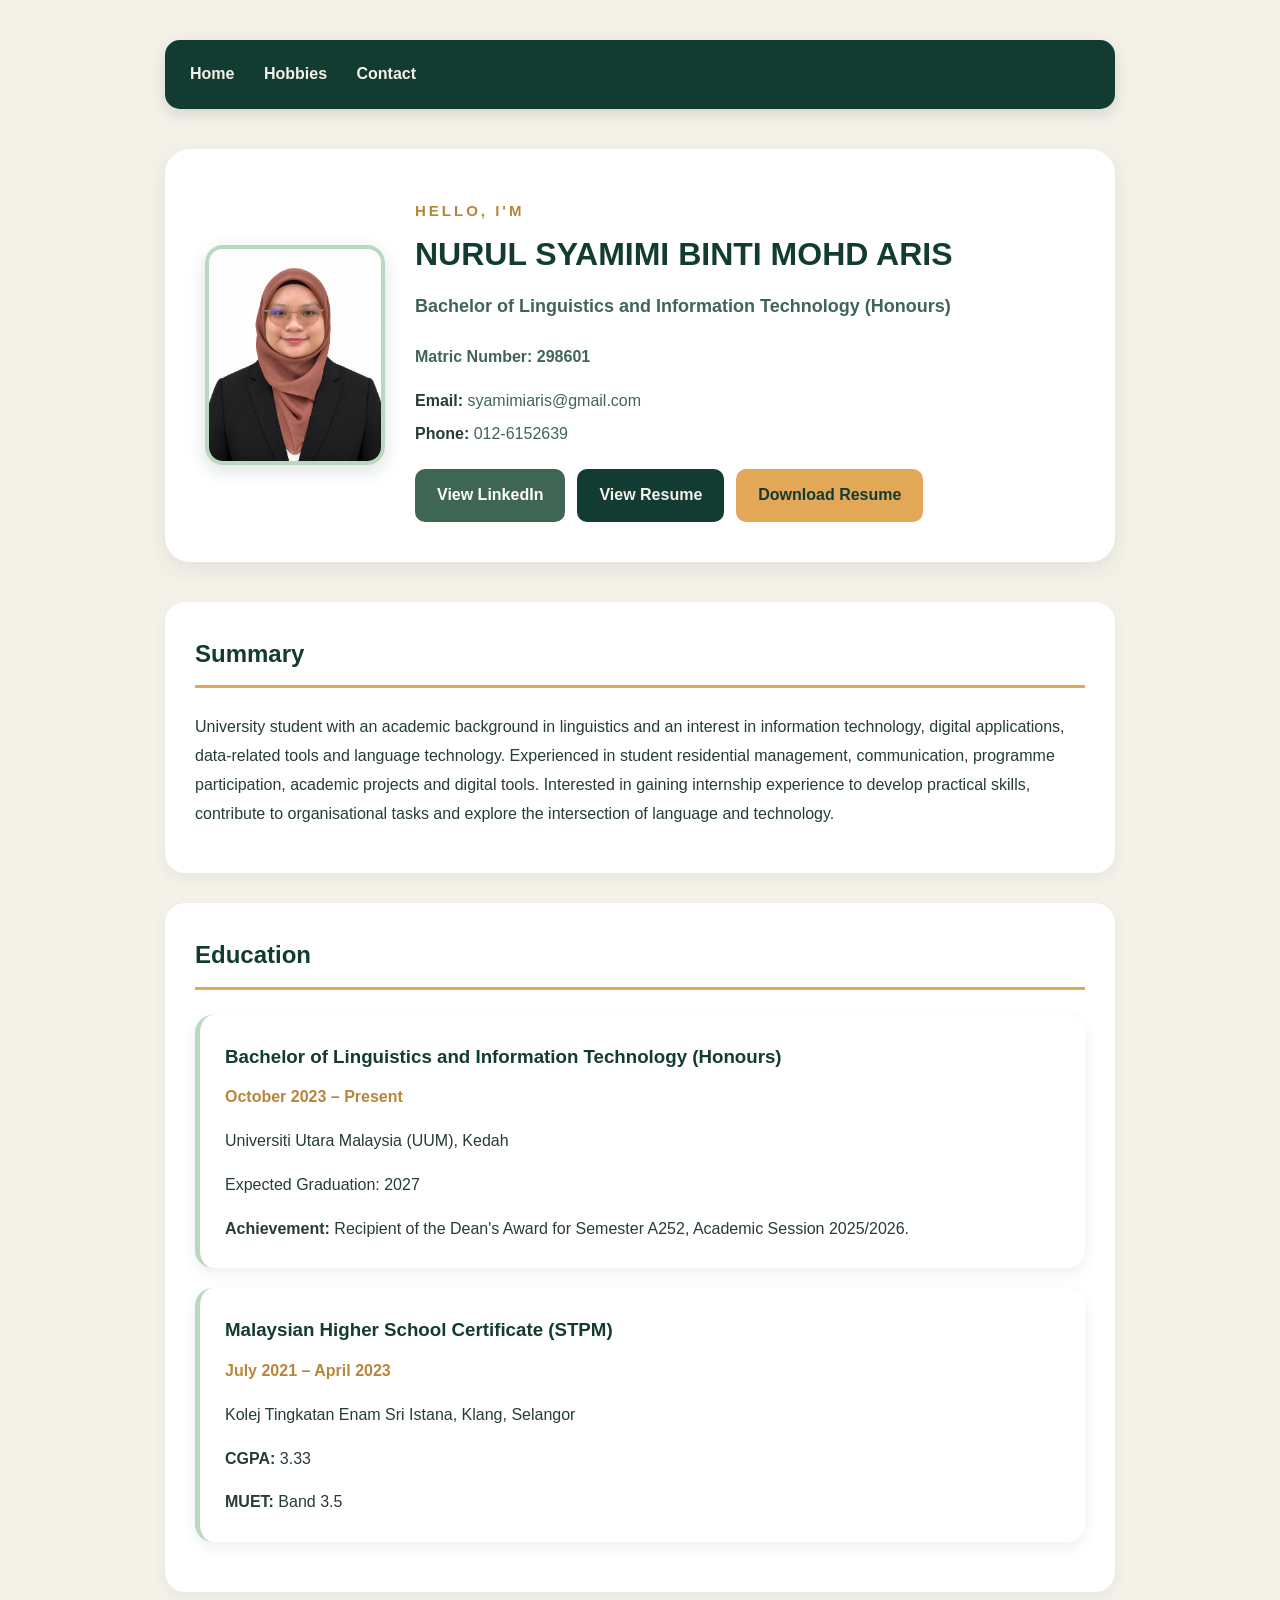
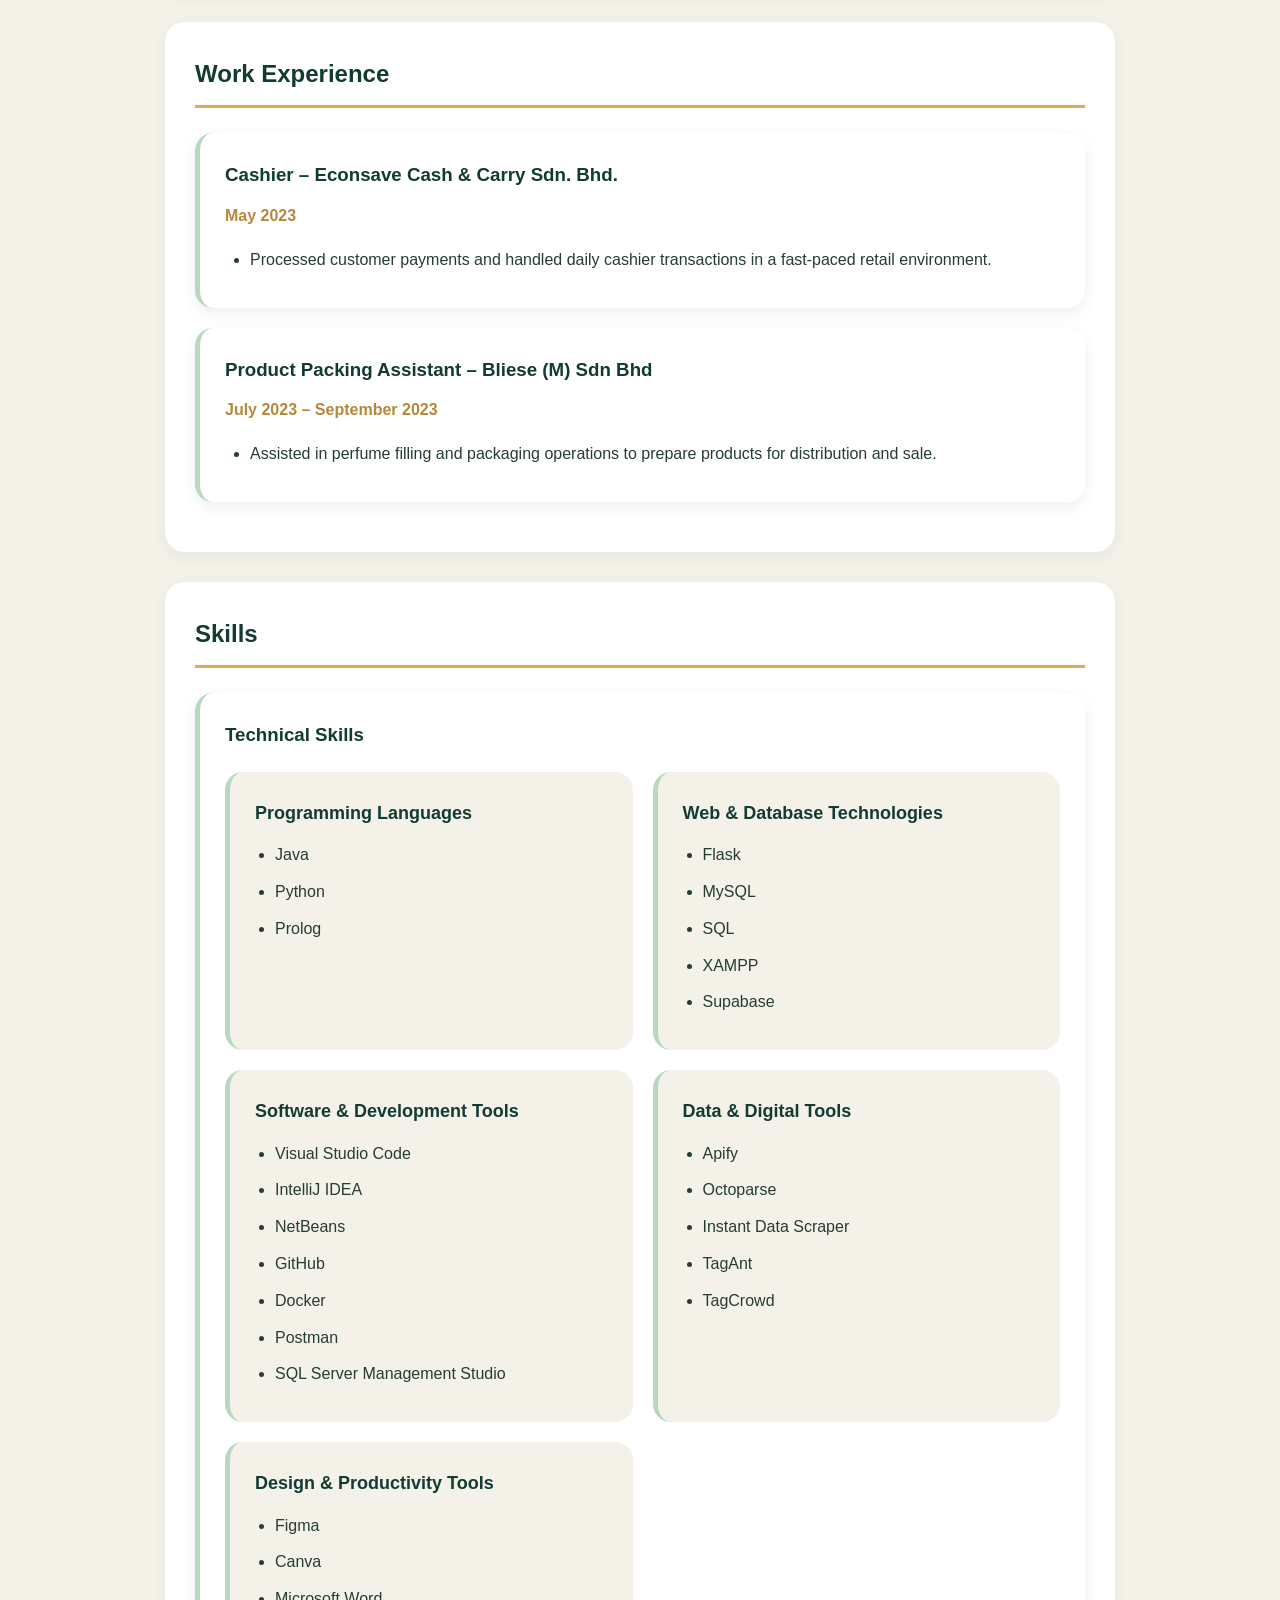
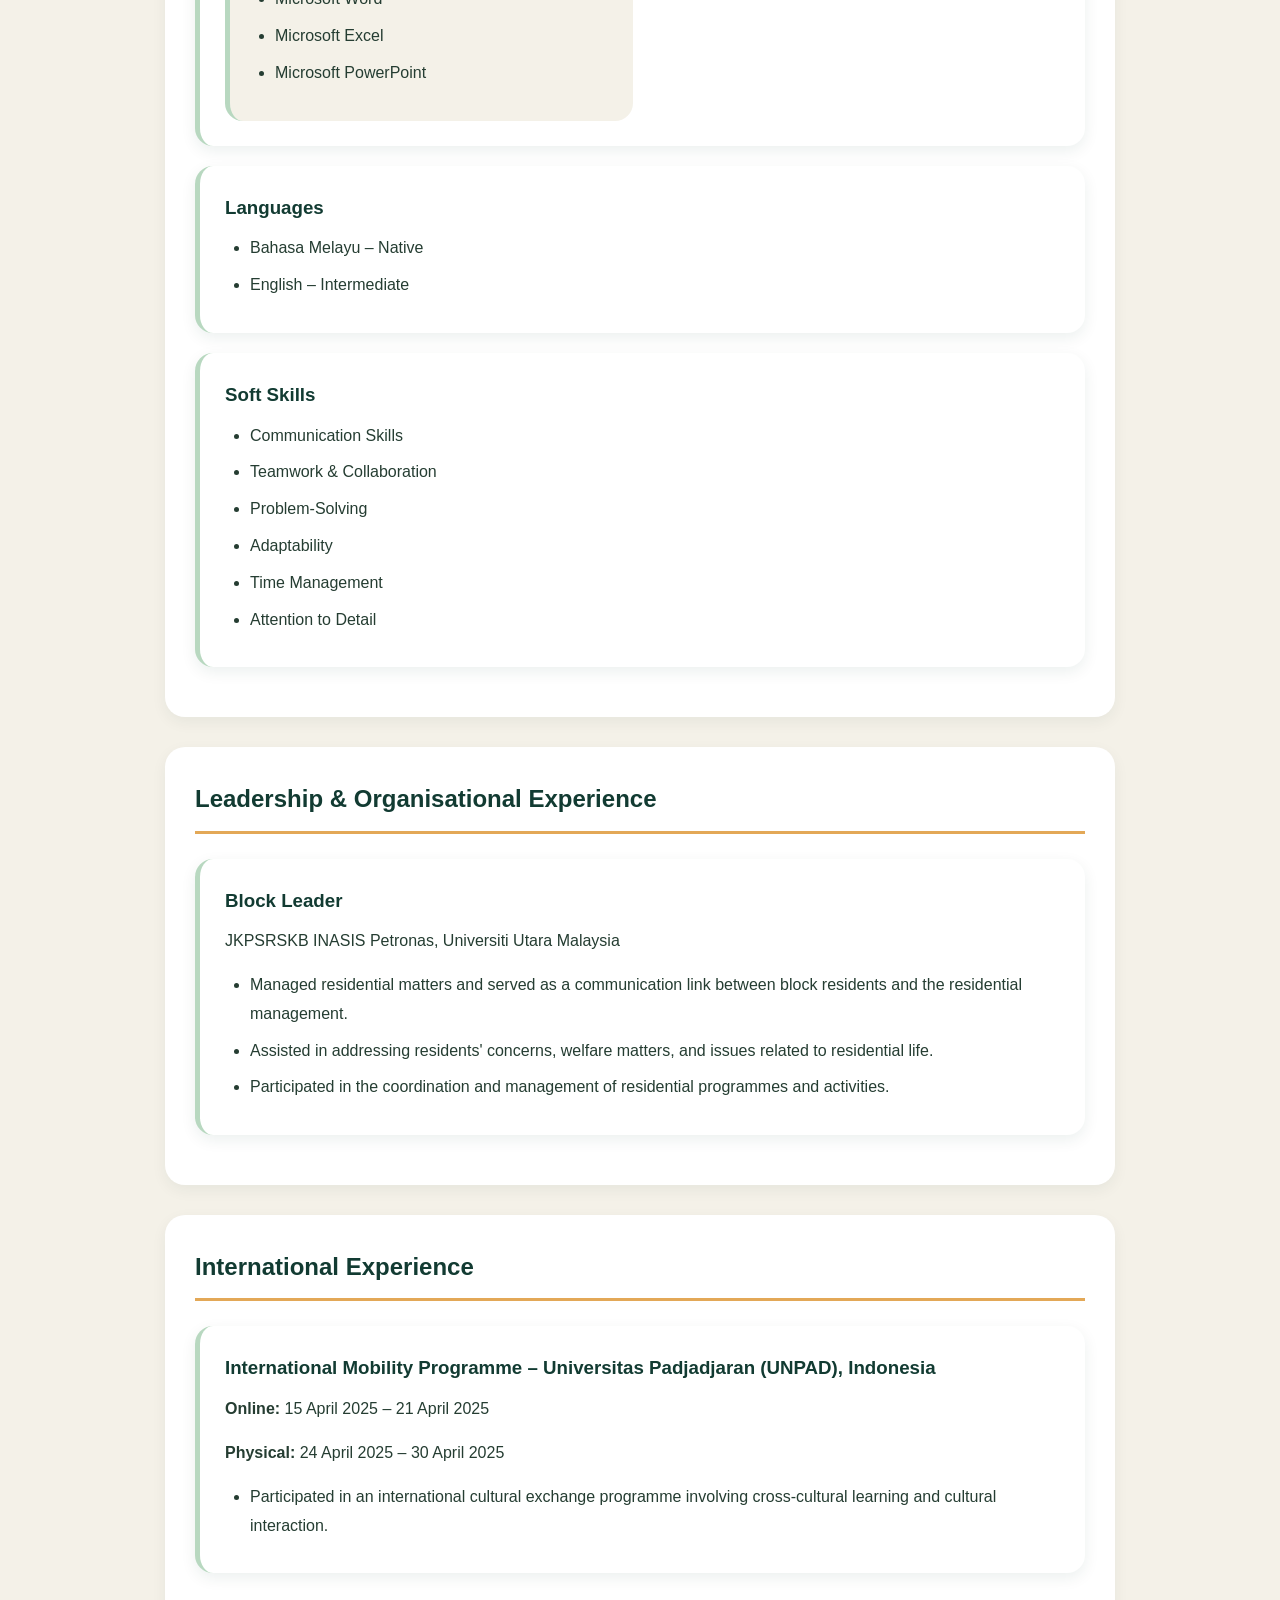
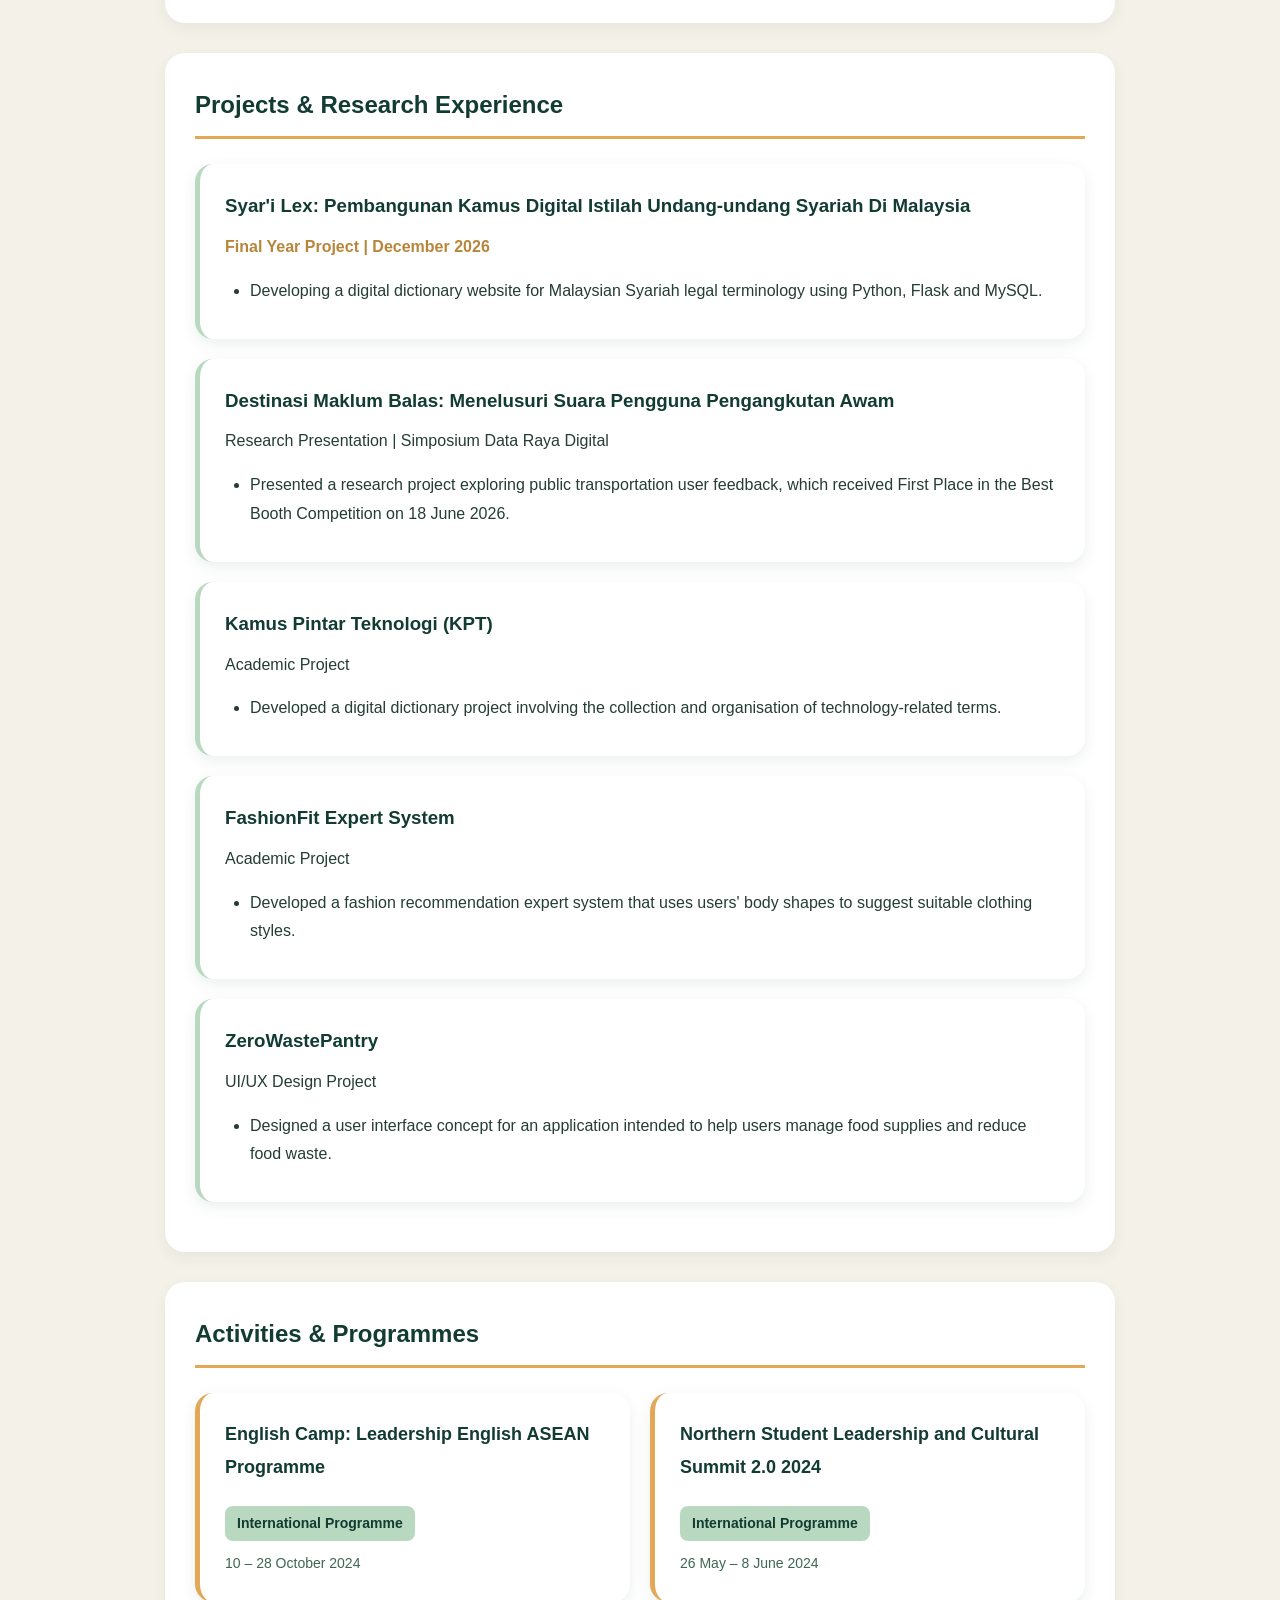
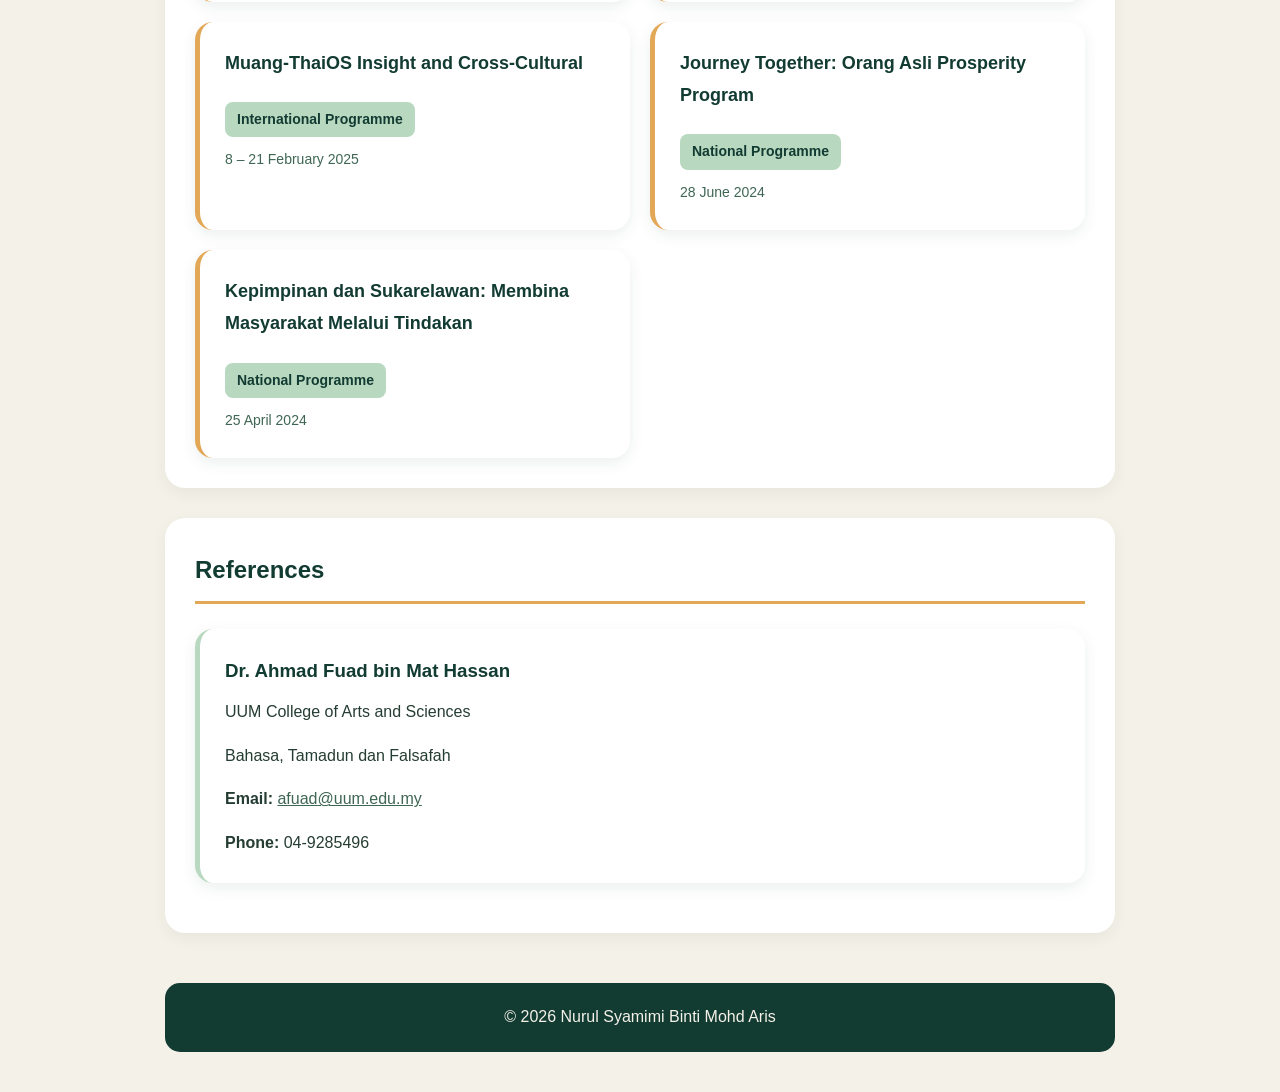
<file: index.html>
<!DOCTYPE html>
<html lang="en">
<head>
    <meta charset="UTF-8">
    <meta name="viewport" content="width=device-width, initial-scale=1.0">
    <title>Nurul Syamimi | Resume</title>
    <link rel="stylesheet" href="style.css">
</head>

<body>

<!-- Navigation -->
<nav>
    <a href="index.html">Home</a>
    <a href="hobbies.html">Hobbies</a>
    <a href="contact.html">Contact</a>
</nav>

<!-- Profile Header -->
<header class="profile-header">

    <div class="profile-image">
        <img src="images/GAMBAR INTERN.png"
             alt="Nurul Syamimi Profile Picture">
    </div>

    <div class="profile-introduction">

        <p class="greeting">HELLO, I'M</p>

        <h1 class="profile-fullname">
            NURUL SYAMIMI BINTI MOHD ARIS
        </h1>

        <p class="profile-field">
            Bachelor of Linguistics and Information Technology (Honours)
        </p>

        <p class="matric-number">
            Matric Number: 298601
        </p>

        <!-- Contact Information -->
        <div class="profile-contact">
            <p>
                <strong>Email:</strong>
                <a href="mailto:syamimiaris@gmail.com">
                    syamimiaris@gmail.com
                </a>
            </p>

            <p>
                <strong>Phone:</strong>
                <a href="tel:0126152639">
                    012-6152639
                </a>
            </p>
        </div>

        <!-- All Profile Buttons in One Row -->
        <div class="profile-action-buttons">

            <a href="https://www.linkedin.com/in/nurulsyamimi03/"
               target="_blank"
               class="resume-button linkedin-button">
                View LinkedIn
            </a>

            <a href="documents/Resume Syamimi.pdf"
               target="_blank"
               class="resume-button">
                View Resume
            </a>

            <a href="documents/Resume Syamimi.pdf"
               download
               class="resume-button download-button">
                Download Resume
            </a>

        </div>
        </div>

    </div>

</header>

<!-- Summary -->
<section class="resume-section">

    <h2>Summary</h2>

    <p>
        University student with an academic background in linguistics and
        an interest in information technology, digital applications,
        data-related tools and language technology. Experienced in
        student residential management, communication, programme
        participation, academic projects and digital tools. Interested
        in gaining internship experience to develop practical skills,
        contribute to organisational tasks and explore the intersection
        of language and technology.
    </p>

</section>

<!-- Education -->
<section class="resume-section">

    <h2>Education</h2>

    <div class="resume-card">

        <h3>
            Bachelor of Linguistics and Information Technology (Honours)
        </h3>

        <p class="resume-date">
            October 2023 – Present
        </p>

        <p>
            Universiti Utara Malaysia (UUM), Kedah
        </p>

        <p>
            Expected Graduation: 2027
        </p>

        <p>
            <strong>Achievement:</strong>
            Recipient of the Dean's Award for Semester A252,
            Academic Session 2025/2026.
        </p>

    </div>

    <div class="resume-card">

        <h3>
            Malaysian Higher School Certificate (STPM)
        </h3>

        <p class="resume-date">
            July 2021 – April 2023
        </p>

        <p>
            Kolej Tingkatan Enam Sri Istana,
            Klang, Selangor
        </p>

        <p>
            <strong>CGPA:</strong> 3.33
        </p>

        <p>
            <strong>MUET:</strong> Band 3.5
        </p>

    </div>

</section>

<!-- Work Experience -->
<section class="resume-section">

    <h2>Work Experience</h2>

    <div class="resume-card">

        <h3>
            Cashier – Econsave Cash & Carry Sdn. Bhd.
        </h3>

        <p class="resume-date">
            May 2023
        </p>

        <ul>
            <li>
                Processed customer payments and handled daily cashier
                transactions in a fast-paced retail environment.
            </li>
        </ul>

    </div>

    <div class="resume-card">

        <h3>
            Product Packing Assistant – Bliese (M) Sdn Bhd
        </h3>

        <p class="resume-date">
            July 2023 – September 2023
        </p>

        <ul>
            <li>
                Assisted in perfume filling and packaging operations
                to prepare products for distribution and sale.
            </li>
        </ul>

    </div>

</section>

<!-- Skills -->
<section class="resume-section">

    <h2>Skills</h2>

    <!-- Technical Skills -->
    <div class="resume-card">

        <h3>Technical Skills</h3>

        <div class="skills-grid">

            <div class="skill-card">

                <h3>Programming Languages</h3>

                <ul>
                    <li>Java</li>
                    <li>Python</li>
                    <li>Prolog</li>
                </ul>

            </div>

            <div class="skill-card">

                <h3>Web & Database Technologies</h3>

                <ul>
                    <li>Flask</li>
                    <li>MySQL</li>
                    <li>SQL</li>
                    <li>XAMPP</li>
                    <li>Supabase</li>
                </ul>

            </div>

            <div class="skill-card">

                <h3>Software & Development Tools</h3>

                <ul>
                    <li>Visual Studio Code</li>
                    <li>IntelliJ IDEA</li>
                    <li>NetBeans</li>
                    <li>GitHub</li>
                    <li>Docker</li>
                    <li>Postman</li>
                    <li>SQL Server Management Studio</li>
                </ul>

            </div>

            <div class="skill-card">

                <h3>Data & Digital Tools</h3>

                <ul>
                    <li>Apify</li>
                    <li>Octoparse</li>
                    <li>Instant Data Scraper</li>
                    <li>TagAnt</li>
                    <li>TagCrowd</li>
                </ul>

            </div>

            <div class="skill-card">

                <h3>Design & Productivity Tools</h3>

                <ul>
                    <li>Figma</li>
                    <li>Canva</li>
                    <li>Microsoft Word</li>
                    <li>Microsoft Excel</li>
                    <li>Microsoft PowerPoint</li>
                </ul>

            </div>

        </div>

    </div>

    <!-- Languages -->
    <div class="resume-card">

        <h3>Languages</h3>

        <ul>
            <li>Bahasa Melayu – Native</li>
            <li>English – Intermediate</li>
        </ul>

    </div>

    <!-- Soft Skills -->
    <div class="resume-card">

        <h3>Soft Skills</h3>

        <ul>
            <li>Communication Skills</li>
            <li>Teamwork & Collaboration</li>
            <li>Problem-Solving</li>
            <li>Adaptability</li>
            <li>Time Management</li>
            <li>Attention to Detail</li>
        </ul>

    </div>

</section>

<!-- Leadership & Organisational Experience -->
<section class="resume-section">

    <h2>Leadership & Organisational Experience</h2>

    <div class="resume-card">

        <h3>Block Leader</h3>

        <p>
            JKPSRSKB INASIS Petronas,
            Universiti Utara Malaysia
        </p>

        <ul>
            <li>
                Managed residential matters and served as a communication
                link between block residents and the residential management.
            </li>

            <li>
                Assisted in addressing residents' concerns, welfare matters,
                and issues related to residential life.
            </li>

            <li>
                Participated in the coordination and management of
                residential programmes and activities.
            </li>
        </ul>

    </div>

</section>

<!-- International Experience -->
<section class="resume-section">

    <h2>International Experience</h2>

    <div class="resume-card">

        <h3>
            International Mobility Programme –
            Universitas Padjadjaran (UNPAD), Indonesia
        </h3>

        <p>
            <strong>Online:</strong>
            15 April 2025 – 21 April 2025
        </p>

        <p>
            <strong>Physical:</strong>
            24 April 2025 – 30 April 2025
        </p>

        <ul>
            <li>
                Participated in an international cultural exchange
                programme involving cross-cultural learning
                and cultural interaction.
            </li>
        </ul>

    </div>

</section>

<!-- Projects & Research Experience -->
<section class="resume-section">

    <h2>Projects & Research Experience</h2>

    <div class="resume-card">

        <h3>
            Syar'i Lex: Pembangunan Kamus Digital Istilah
            Undang-undang Syariah Di Malaysia
        </h3>

        <p class="resume-date">
            Final Year Project | December 2026
        </p>

        <ul>
            <li>
                Developing a digital dictionary website for Malaysian
                Syariah legal terminology using Python, Flask and MySQL.
            </li>
        </ul>

    </div>

    <div class="resume-card">

        <h3>
            Destinasi Maklum Balas:
            Menelusuri Suara Pengguna Pengangkutan Awam
        </h3>

        <p>
            Research Presentation | Simposium Data Raya Digital
        </p>

        <ul>
            <li>
                Presented a research project exploring public
                transportation user feedback, which received First Place
                in the Best Booth Competition on 18 June 2026.
            </li>
        </ul>

    </div>

    <div class="resume-card">

        <h3>Kamus Pintar Teknologi (KPT)</h3>

        <p>
            Academic Project
        </p>

        <ul>
            <li>
                Developed a digital dictionary project involving the
                collection and organisation of technology-related terms.
            </li>
        </ul>

    </div>

    <div class="resume-card">

        <h3>FashionFit Expert System</h3>

        <p>
            Academic Project
        </p>

        <ul>
            <li>
                Developed a fashion recommendation expert system that
                uses users' body shapes to suggest suitable clothing styles.
            </li>
        </ul>

    </div>

    <div class="resume-card">

        <h3>ZeroWastePantry</h3>

        <p>
            UI/UX Design Project
        </p>

        <ul>
            <li>
                Designed a user interface concept for an application
                intended to help users manage food supplies and
                reduce food waste.
            </li>
        </ul>

    </div>

</section>

<!-- Activities & Programmes -->
<section class="resume-section">

    <h2>Activities & Programmes</h2>

    <div class="activities-grid">


        <div class="activity-card">

            <h3>
                English Camp: Leadership English ASEAN Programme
            </h3>

            <p class="activity-level">
                International Programme
            </p>

            <p class="activity-date">
                10 – 28 October 2024
            </p>

        </div>

        <div class="activity-card">

            <h3>
                Northern Student Leadership and Cultural Summit 2.0 2024
            </h3>

            <p class="activity-level">
                International Programme
            </p>

            <p class="activity-date">
                26 May – 8 June 2024
            </p>

        </div>

        <div class="activity-card">

            <h3>
                Muang-ThaiOS Insight and Cross-Cultural
            </h3>

            <p class="activity-level">
                International Programme
            </p>

            <p class="activity-date">
                8 – 21 February 2025
            </p>

        </div>

        <div class="activity-card">

            <h3>
                Journey Together: Orang Asli Prosperity Program
            </h3>

            <p class="activity-level">
                National Programme
            </p>

            <p class="activity-date">
                28 June 2024
            </p>

        </div>


        <div class="activity-card">

            <h3>
                Kepimpinan dan Sukarelawan:
                Membina Masyarakat Melalui Tindakan
            </h3>

            <p class="activity-level">
                National Programme
            </p>

            <p class="activity-date">
                25 April 2024
            </p>

        </div>

    </div>

</section>

<!-- References -->
<section class="resume-section">

    <h2>References</h2>

    <div class="resume-card">

        <h3>Dr. Ahmad Fuad bin Mat Hassan</h3>

        <p>
            UUM College of Arts and Sciences
        </p>

        <p>
            Bahasa, Tamadun dan Falsafah
        </p>

        <p>
            <strong>Email:</strong>
            <a href="mailto:afuad@uum.edu.my">
                afuad@uum.edu.my
            </a>
        </p>

        <p>
            <strong>Phone:</strong>
            04-9285496
        </p>

    </div>

</section>

<!-- Footer -->
<footer>

    <p>
        &copy; 2026 Nurul Syamimi Binti Mohd Aris
    </p>

</footer>

</body>
</html>
</file>
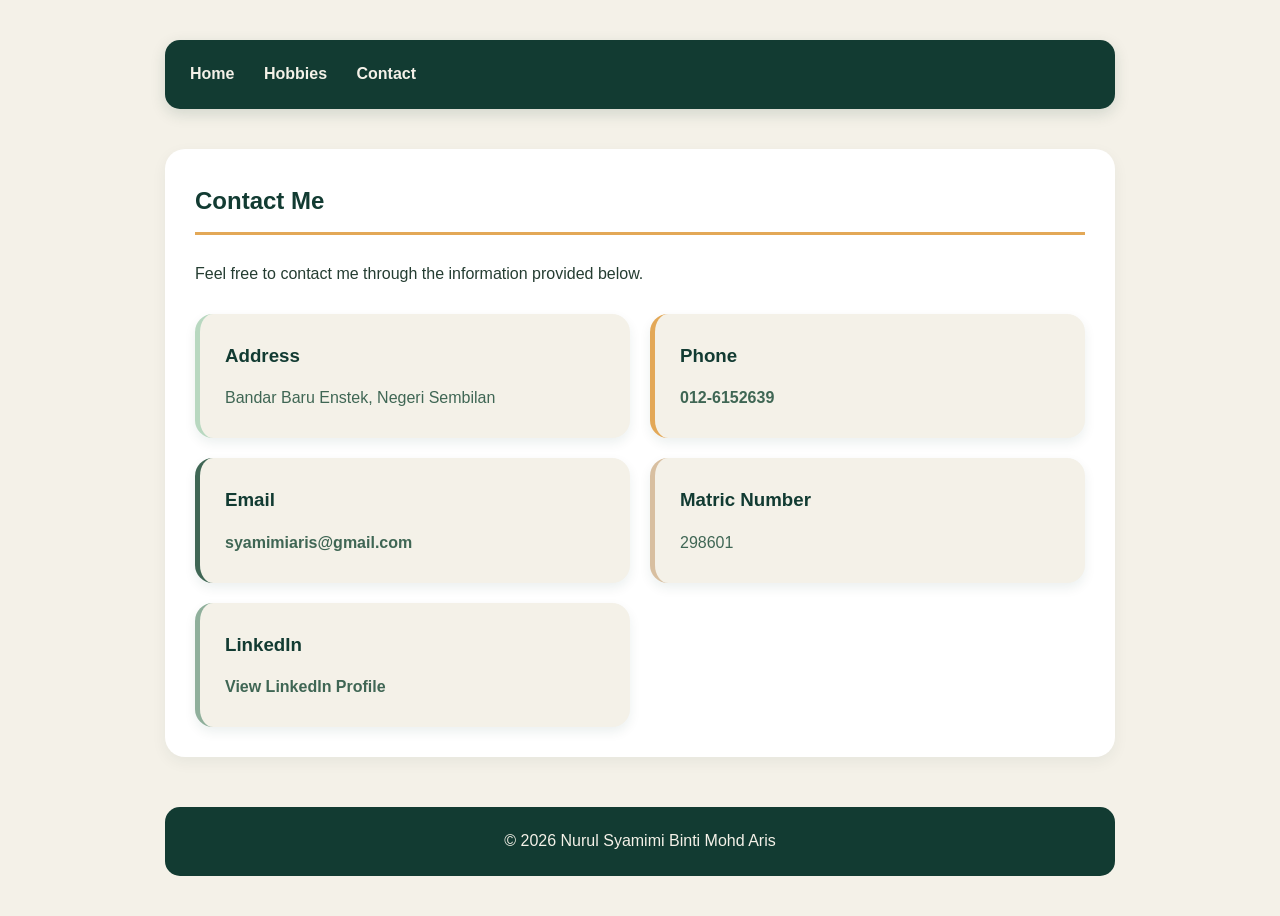
<file: contact.html>
<!DOCTYPE html>
<html lang="en">
<head>
    <meta charset="UTF-8">
    <meta name="viewport" content="width=device-width, initial-scale=1.0">
    <title>Contact Me | Nurul Syamimi</title>
    <link rel="stylesheet" href="style.css">
</head>

<body>

<!-- Navigation -->
<nav>
    <a href="index.html">Home</a>
    <a href="hobbies.html">Hobbies</a>
    <a href="contact.html">Contact</a>
</nav>

<!-- Contact Section -->
<section class="resume-section">

    <h2>Contact Me</h2>

    <p>
        Feel free to contact me through the information
        provided below.
    </p>

    <div class="contact-grid">

        <!-- Address -->
        <div class="contact-card">

            <h3>Address</h3>

            <p>
                Bandar Baru Enstek,
                Negeri Sembilan
            </p>

        </div>

        <!-- Phone -->
        <div class="contact-card">

            <h3>Phone</h3>

            <p>
                <a href="tel:0126152639">
                    012-6152639
                </a>
            </p>

        </div>

        <!-- Email -->
        <div class="contact-card">

            <h3>Email</h3>

            <p>
                <a href="mailto:syamimiaris@gmail.com">
                    syamimiaris@gmail.com
                </a>
            </p>

        </div>

        <!-- Matric Number -->
        <div class="contact-card">

            <h3>Matric Number</h3>

            <p>
                298601
            </p>

        </div>

        <!-- LinkedIn -->
        <div class="contact-card">

            <h3>LinkedIn</h3>

            <p>
                <a href="https://www.linkedin.com/in/nurulsyamimi03/"
                   target="_blank"
                   rel="noopener noreferrer">
                    View LinkedIn Profile
                </a>
            </p>

        </div>


    </div>

</section>

<!-- Footer -->
<footer>

    <p>
        &copy; 2026 Nurul Syamimi Binti Mohd Aris
    </p>

</footer>

</body>
</html>
</file>
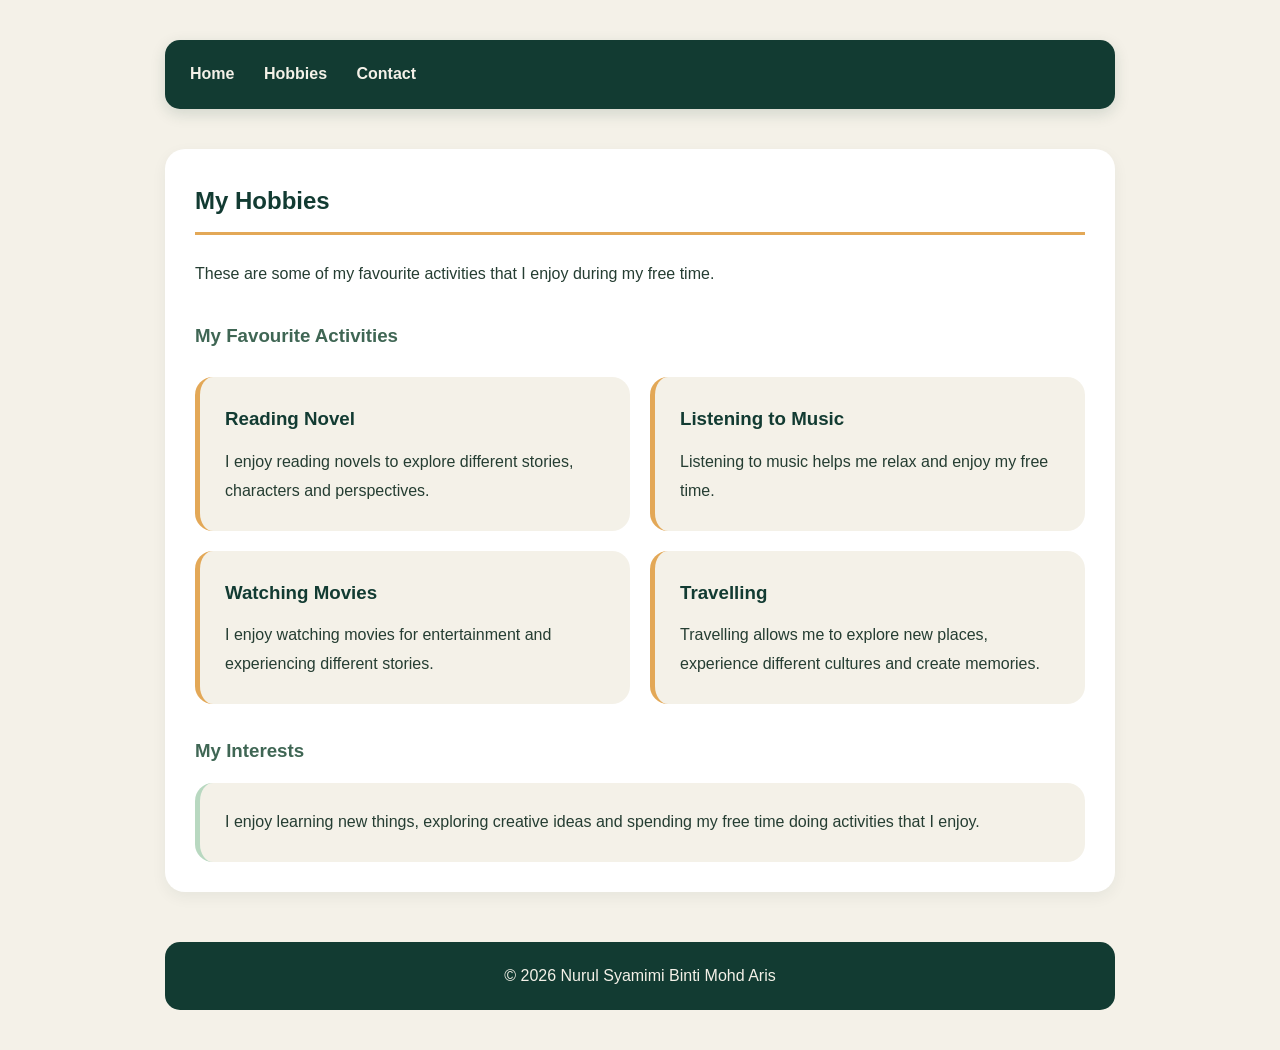
<file: hobbies.html>
<!DOCTYPE html>
<html lang="en">
<head>
    <meta charset="UTF-8">
    <meta name="viewport" content="width=device-width, initial-scale=1.0">
    <title>My Hobbies | Nurul Syamimi</title>
    <link rel="stylesheet" href="style.css">
</head>

<body>

<!-- Navigation -->
<nav>
    <a href="index.html">Home</a>
    <a href="hobbies.html">Hobbies</a>
    <a href="contact.html">Contact</a>
</nav>

<!-- Main Hobbies Section -->
<section class="resume-section">

    <h2>My Hobbies</h2>

    <p>
        These are some of my favourite activities that I enjoy
        during my free time.
    </p>

    <!-- Favourite Activities -->
    <h3 class="hobbies-subheading">My Favourite Activities</h3>

    <div class="hobbies-grid">

        <div class="hobby-card">
            <h3>Reading Novel</h3>
            <p>
                I enjoy reading novels to explore different stories,
                characters and perspectives.
            </p>
        </div>

        <div class="hobby-card">
            <h3>Listening to Music</h3>
            <p>
                Listening to music helps me relax and enjoy
                my free time.
            </p>
        </div>

        <div class="hobby-card">
            <h3>Watching Movies</h3>
            <p>
                I enjoy watching movies for entertainment and
                experiencing different stories.
            </p>
        </div>

        <div class="hobby-card">
            <h3>Travelling</h3>
            <p>
                Travelling allows me to explore new places,
                experience different cultures and create memories.
            </p>
        </div>

    </div>

    <!-- My Interests -->
    <h3 class="hobbies-subheading">My Interests</h3>

    <div class="interest-card">

        <p>
            I enjoy learning new things, exploring creative ideas
            and spending my free time doing activities that I enjoy.
        </p>

    </div>

</section>

<!-- Footer -->
<footer>

    <p>
        &copy; 2026 Nurul Syamimi Binti Mohd Aris
    </p>

</footer>

</body>
</html>
</file>
<file: style.css>
/* ==================================================
   GENERAL
================================================== */
* {
    box-sizing: border-box;
}

body {
    font-family: Arial, Helvetica, sans-serif;
    background-color: #F4F1E8;
    color: #253D32;
    max-width: 1000px;
    margin: 40px auto;
    padding: 0 25px;
    line-height: 1.8;
}

/* ==================================================
   NAVIGATION
================================================== */
nav {
    background-color: #123B32;
    padding: 20px 25px;
    border-radius: 15px;
    margin-bottom: 40px;
    box-shadow: 0 5px 15px rgba(18, 59, 50, 0.15);
}

nav a {
    color: #F4F1E8;
    text-decoration: none;
    font-weight: bold;
    margin-right: 25px;
    transition: color 0.3s ease;
}

nav a:hover {
    color: #E3A857;
}

/* ==================================================
   HEADINGS
================================================== */
h1 {
    color: #123B32;
    font-size: 38px;
    margin-bottom: 10px;
}

h2 {
    color: #123B32;
    margin-top: 0;
    margin-bottom: 25px;
    padding-bottom: 10px;
    border-bottom: 3px solid #E3A857;
}

h3 {
    color: #3F6654;
    margin-top: 0;
    margin-bottom: 10px;
}

/* ==================================================
   TEXT
================================================== */
p {
    margin-top: 8px;
    margin-bottom: 15px;
}

ul {
    padding-left: 25px;
    margin-top: 10px;
    margin-bottom: 10px;
}

li {
    margin-bottom: 8px;
}

/* ==================================================
   GENERAL LINKS
================================================== */
a {
    color: #3F6654;
}

a:hover {
    color: #B8863B;
}

/* ==================================================
   PROFILE HEADER
================================================== */
.profile-header {
    display: flex;
    align-items: center;
    gap: 30px;

    background-color: #FFFFFF;
    padding: 40px;
    border-radius: 25px;
    margin-bottom: 40px;

    box-shadow: 0 8px 25px rgba(18, 59, 50, 0.08);
}

/* ==================================================
   PROFILE IMAGE
================================================== */
.profile-image {
    flex: 0 0 180px;
}

.profile-image img {
    display: block;
    width: 180px;
    height: 220px;

    object-fit: cover;
    object-position: center;

    border-radius: 18px;
    border: 4px solid #B8D8C0;

    margin: 0;
    box-shadow: 0 6px 18px rgba(18, 59, 50, 0.15);
}

/* ==================================================
   PROFILE INTRODUCTION
================================================== */
.profile-introduction {
    flex: 1;
    min-width: 0;
}

/* GREETING */
.greeting {
    color: #B8863B;
    font-weight: bold;
    letter-spacing: 3px;
    font-size: 15px;
    margin-bottom: 10px;
}

/* FULL NAME */
.profile-fullname {
    color: #123B32;
    font-size: 32px;
    line-height: 1.3;
    margin: 0 0 15px 0;
}

/* COURSE */
.profile-field {
    font-size: 18px;
    color: #3F6654;
    font-weight: bold;
    margin-bottom: 20px;
}

/* MATRIC NUMBER */
.matric-number {
    display: block;
    background-color: transparent;
    color: #3F6654;
    padding: 0;
    border-radius: 0;
    font-weight: bold;
    margin-top: 10px;
}

/* ==================================================
   PROFILE CONTACT
================================================== */
.profile-contact {
    margin-top: 15px;
    margin-bottom: 15px;
}

.profile-contact p {
    margin: 5px 0;
    word-break: break-word;
}

.profile-contact a {
    text-decoration: none;
}

.profile-contact a:hover {
    text-decoration: underline;
}

/* ==================================================
   PROFILE ACTION BUTTONS
================================================== */
.profile-action-buttons {
    display: flex;
    align-items: center;
    gap: 12px;
    flex-wrap: wrap;
    margin-top: 20px;
}

/* BUTTON BASE */
.profile-action-buttons .resume-button {
    display: inline-flex;
    justify-content: center;
    align-items: center;

    background-color: #123B32;
    color: #F4F1E8;

    padding: 12px 22px;
    border-radius: 10px;

    text-decoration: none;
    font-weight: bold;
    text-align: center;

    border: none;

    transition: background-color 0.3s ease,
    transform 0.3s ease;
}

/* BUTTON HOVER */
.profile-action-buttons .resume-button:hover {
    background-color: #3F6654;
    color: #FFFFFF;
    transform: translateY(-3px);
}

/* LINKEDIN BUTTON */
.profile-action-buttons .linkedin-button {
    background-color: #3F6654;
    color: #FFFFFF;
}

.profile-action-buttons .linkedin-button:hover {
    background-color: #123B32;
}

/* DOWNLOAD BUTTON */
.profile-action-buttons .download-button {
    background-color: #E3A857;
    color: #123B32;
}

.profile-action-buttons .download-button:hover {
    background-color: #B8863B;
    color: #FFFFFF;
}

/* ==================================================
   GENERAL SECTION PANELS
================================================== */
section {
    background-color: #FFFFFF;
    padding: 30px;
    border-radius: 20px;
    margin-bottom: 30px;
    box-shadow: 0 5px 15px rgba(18, 59, 50, 0.06);
}

section h2 {
    margin-top: 0;
}

/* ==================================================
   RESUME SECTIONS
================================================== */
.resume-section {
    background-color: #FFFFFF;
    padding: 30px;
    border-radius: 20px;
    margin-bottom: 30px;
    box-shadow: 0 5px 15px rgba(18, 59, 50, 0.06);
}

/* ==================================================
   RESUME CONTENT PANELS
================================================== */
.resume-card {
    background-color: #FFFFFF;

    padding: 25px;
    margin-bottom: 20px;

    border-radius: 18px;
    border-left: 5px solid #B8D8C0;

    box-shadow: 0 5px 15px rgba(18, 59, 50, 0.08);

    transition: transform 0.3s ease,
    box-shadow 0.3s ease;
}

.resume-card:hover {
    transform: translateY(-3px);
    box-shadow: 0 10px 20px rgba(18, 59, 50, 0.12);
}

.resume-card h3 {
    color: #123B32;
    margin-top: 0;
    margin-bottom: 10px;
}

.resume-card p:last-child {
    margin-bottom: 0;
}

/* DATE */
.resume-date {
    color: #B8863B;
    font-weight: bold;
}

/* LISTS INSIDE RESUME PANELS */
.resume-card ul {
    background-color: transparent;
    padding: 0 0 0 25px;
    margin: 10px 0 0 0;

    border: none;
    border-radius: 0;
    box-shadow: none;
}

/* ==================================================
   TECHNICAL SKILLS
================================================== */
.skills-grid {
    display: grid;
    grid-template-columns: repeat(2, 1fr);
    gap: 20px;
    margin-top: 20px;
}

/* SKILL CARD */
.skill-card {
    background-color: #F4F1E8;

    padding: 25px;
    border-radius: 18px;

    border-left: 5px solid #B8D8C0;

    transition: transform 0.3s ease,
    box-shadow 0.3s ease;
}

.skill-card:hover {
    transform: translateY(-5px);
    box-shadow: 0 8px 18px rgba(18, 59, 50, 0.10);
}

.skill-card h3 {
    color: #123B32;
    margin-top: 0;
    margin-bottom: 12px;
    font-size: 18px;
}

.skill-card ul {
    background-color: transparent;
    padding: 0 0 0 20px;
    margin: 0;

    border: none;
    border-radius: 0;
    box-shadow: none;
}

/* ==================================================
   ACTIVITIES & PROGRAMMES
================================================== */
.activities-grid {
    display: grid;
    grid-template-columns: repeat(2, 1fr);
    gap: 20px;
    margin-top: 20px;
}

.activity-card {
    background-color: #FFFFFF;

    padding: 25px;
    border-radius: 18px;

    border-left: 5px solid #E3A857;

    box-shadow: 0 5px 15px rgba(18, 59, 50, 0.08);

    transition: transform 0.3s ease,
    box-shadow 0.3s ease;
}

.activity-card:hover {
    transform: translateY(-5px);
    box-shadow: 0 10px 20px rgba(18, 59, 50, 0.12);
}

.activity-card h3 {
    color: #123B32;
    margin-top: 0;
    margin-bottom: 15px;
    font-size: 18px;
}

/* PROGRAMME LABEL */
.activity-level {
    display: inline-block;

    background-color: #B8D8C0;
    color: #123B32;

    padding: 5px 12px;
    border-radius: 8px;

    font-weight: bold;
    font-size: 14px;

    margin-bottom: 10px;
}

/* ACTIVITY DATE */
.activity-date {
    color: #3F6654;
    font-size: 14px;
    margin: 0;
}

/* ==================================================
   HOBBIES
================================================== */
.hobbies-grid {
    display: grid;
    grid-template-columns: repeat(2, 1fr);
    gap: 20px;
    margin-top: 25px;
    margin-bottom: 30px;
}

/* HOBBY CARD */
.hobby-card {
    background-color: #F4F1E8;
    padding: 25px;
    border-radius: 18px;
    border-left: 5px solid #E3A857;

    transition: transform 0.3s ease,
    box-shadow 0.3s ease;
}

.hobby-card:hover {
    transform: translateY(-5px);
    box-shadow: 0 8px 18px rgba(18, 59, 50, 0.10);
}

.hobby-card h3 {
    color: #123B32;
    margin-top: 0;
    margin-bottom: 12px;
}

.hobby-card p {
    margin-bottom: 0;
}

/* HOBBIES SUBHEADING */
.hobbies-subheading {
    color: #3F6654;
    border-bottom: none;
    margin-top: 30px;
    margin-bottom: 15px;
}

/* INTEREST CARD */
.interest-card {
    background-color: #F4F1E8;
    padding: 25px;
    border-radius: 18px;
    border-left: 5px solid #B8D8C0;
}

.interest-card p {
    margin: 0;
}

/* ==================================================
   CONTACT INFORMATION CARDS
================================================== */
.contact-grid {
    display: grid;
    grid-template-columns: repeat(2, 1fr);
    gap: 20px;
    margin-top: 25px;
}

/* CONTACT CARD */
.contact-card {
    background-color: #F4F1E8;
    padding: 25px;
    border-radius: 18px;
    border-left: 5px solid #E3A857;
    box-shadow: 0 5px 12px rgba(18, 59, 50, 0.08);

    transition: transform 0.3s ease,
    box-shadow 0.3s ease;
}

/* CONTACT HOVER */
.contact-card:hover {
    transform: translateY(-5px);
    box-shadow: 0 10px 20px rgba(18, 59, 50, 0.12);
}

/* CONTACT TITLE */
.contact-card h3 {
    color: #123B32;
    margin-top: 0;
    margin-bottom: 12px;
}

/* CONTACT TEXT */
.contact-card p {
    color: #3F6654;
    margin: 0;
    overflow-wrap: break-word;
}

/* CONTACT LINKS */
.contact-card a {
    color: #3F6654;
    text-decoration: none;
    font-weight: bold;
}

.contact-card a:hover {
    color: #B8863B;
    text-decoration: underline;
}

/* DIFFERENT CONTACT CARD ACCENTS */
.contact-card:nth-child(1) {
    border-left-color: #B8D8C0;
}

.contact-card:nth-child(2) {
    border-left-color: #E3A857;
}

.contact-card:nth-child(3) {
    border-left-color: #3F6654;
}

.contact-card:nth-child(4) {
    border-left-color: #D8BFA0;
}

.contact-card:nth-child(5) {
    border-left-color: #8FAF9B;
}

/* ==================================================
   FOOTER
================================================== */
footer {
    text-align: center;

    background-color: #123B32;
    color: #F4F1E8;

    padding: 20px;
    border-radius: 15px;

    margin-top: 50px;
}

footer p {
    margin: 0;
}

/* ==================================================
   RESPONSIVE PROFILE
================================================== */
@media screen and (max-width: 750px) {

    .profile-header {
        flex-direction: column;
        text-align: center;
        gap: 25px;
        padding: 25px;
    }

    .profile-image {
        flex: none;
        width: 180px;
    }

    .profile-image img {
        width: 180px;
        height: 220px;
    }

    .profile-introduction {
        flex: none;
        width: 100%;
    }

    .profile-fullname {
        font-size: 27px;
    }

    .profile-field {
        font-size: 16px;
    }

    .profile-action-buttons {
        justify-content: center;
    }
}

/* ==================================================
   RESPONSIVE SKILLS
================================================== */
@media screen and (max-width: 800px) {

    .skills-grid {
        grid-template-columns: repeat(2, 1fr);
    }
}

/* ==================================================
   RESPONSIVE ACTIVITIES
================================================== */
@media screen and (max-width: 650px) {

    .activities-grid {
        grid-template-columns: 1fr;
    }
}

/* ==================================================
   RESPONSIVE CONTACT
================================================== */
@media screen and (max-width: 600px) {

    .contact-grid {
        grid-template-columns: 1fr;
    }
}

/* ==================================================
   RESPONSIVE HOBBIES
================================================== */
@media screen and (max-width: 600px) {

    .hobbies-grid {
        grid-template-columns: 1fr;
    }

    .hobby-card,
    .interest-card {
        padding: 20px;
    }
}

/* ==================================================
   MOBILE
================================================== */
@media screen and (max-width: 600px) {

    body {
        margin: 20px auto;
        padding: 0 15px;
    }

    nav {
        text-align: center;
        padding: 15px;
    }

    nav a {
        display: inline-block;
        margin: 5px 10px;
    }

    h1 {
        font-size: 28px;
    }

    h2 {
        font-size: 24px;
    }

    .profile-fullname {
        font-size: 25px;
    }

    .profile-action-buttons {
        flex-direction: column;
        align-items: stretch;
    }

    .profile-action-buttons .resume-button {
        width: 100%;
    }

    .skills-grid {
        grid-template-columns: 1fr;
    }

    .resume-card {
        padding: 20px;
    }

    .skill-card {
        padding: 20px;
    }

    .activity-card {
        padding: 20px;
    }

    .contact-card {
        padding: 20px;
    }

    section,
    .resume-section {
        padding: 20px;
    }
}
</file>
